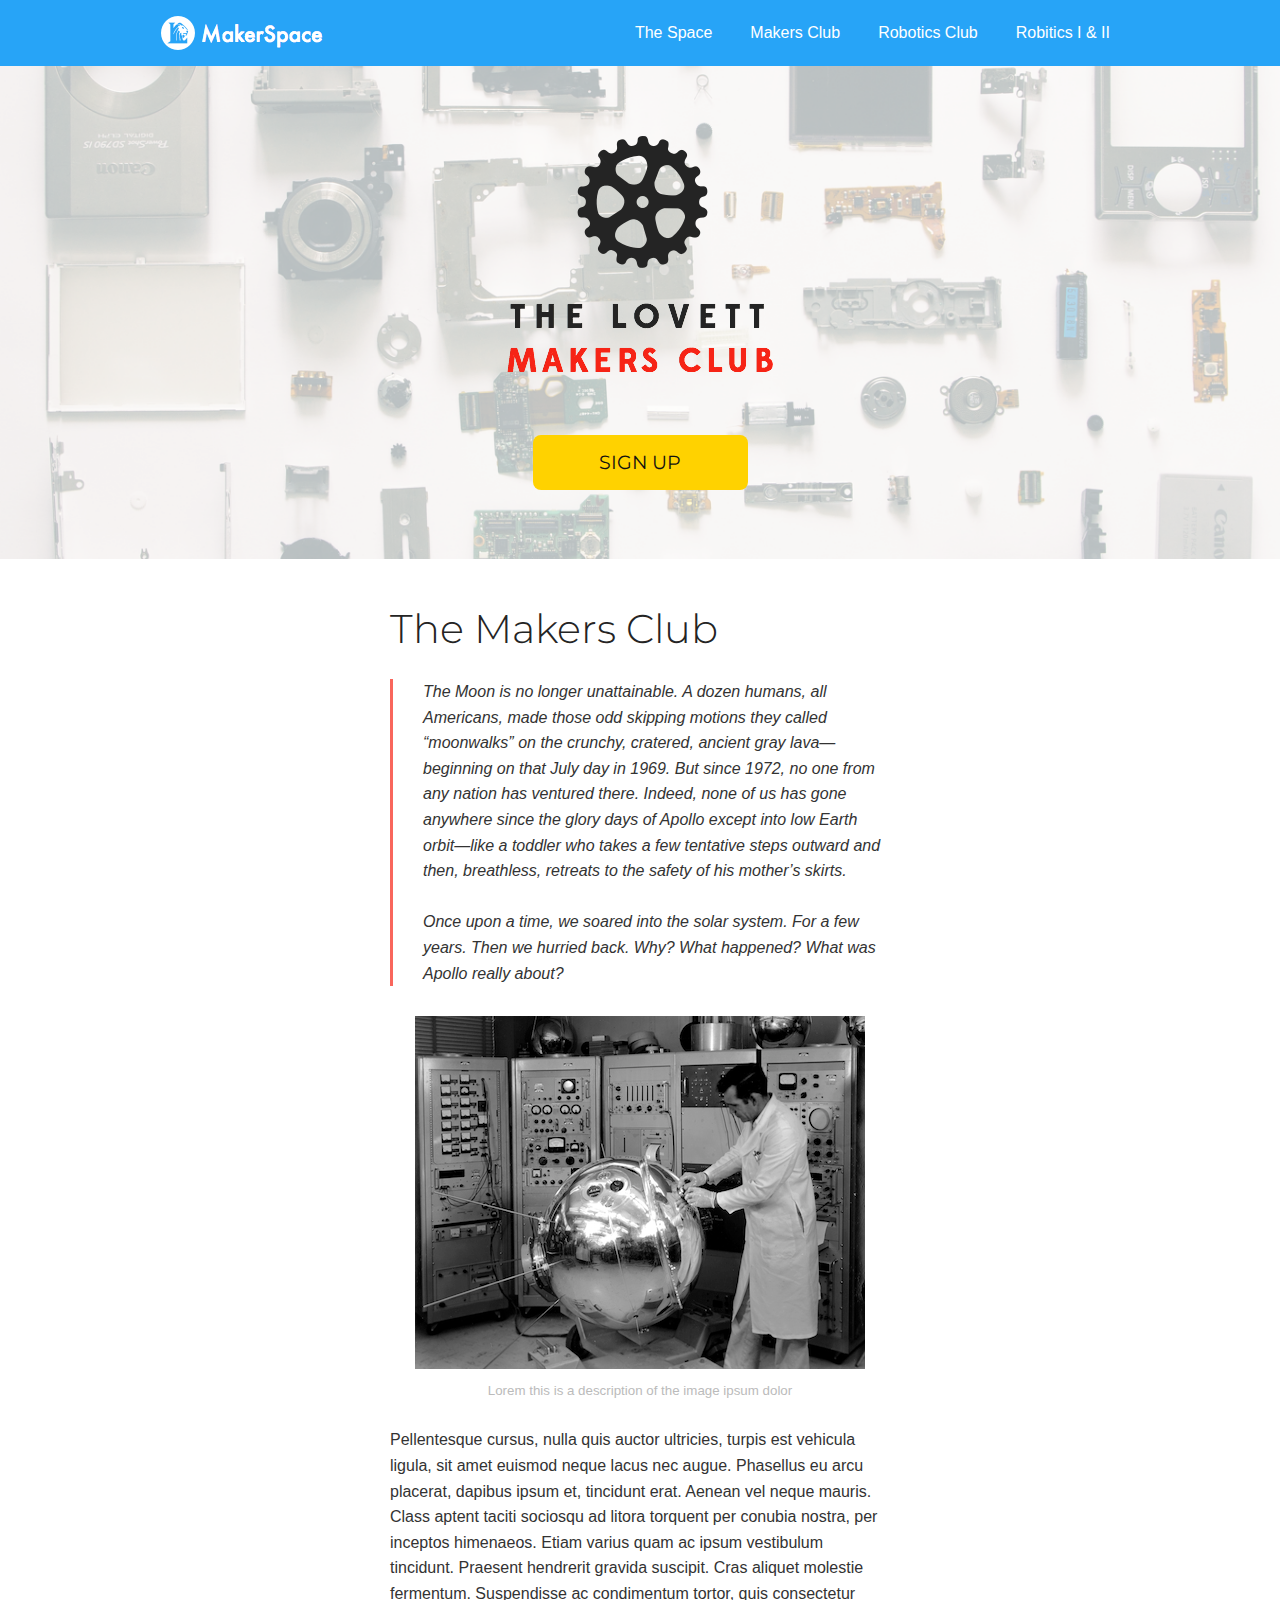
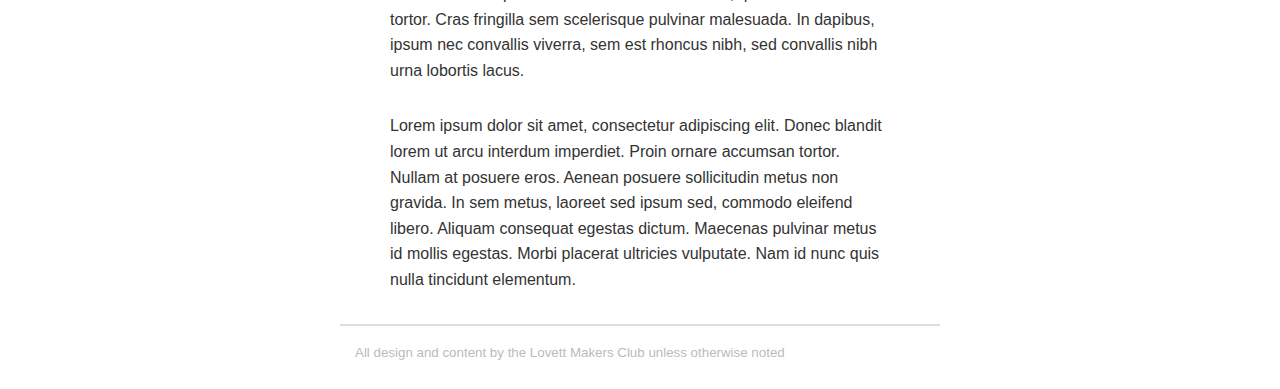
<file: makersclub/index.html>
<!DOCTYPE html>
<html lang="en">
<head>
	<meta charset="utf-8">
	<meta
	content="The Lovett School MakerSpace"
	name="description">
	<meta content=
	"width=device-width; initial-scale=1.0; maximum-scale=1.0; user-scalable=0"
	name="viewport">
	<title>Lovett MakerSpace - Makers Club</title>	
	<link href="../css/html5.css" rel="stylesheet" type="text/css">
	<link href="../css/main.css" rel="stylesheet" type="text/css">
	<link href="../css/largemenu.css" rel="stylesheet" type="text/css">
	<link href="makersclub.css" rel="stylesheet" type="text/css">
	<link 
	href='http://fonts.googleapis.com/css?family=Montserrat'
	rel='stylesheet' type='text/css'>
	<script type='text/javascript' src="http://code.jquery.com/jquery-1.11.0.min.js"></script>
	<script type='text/javascript' src='../js/largemenu.js'></script>
	<script type='text/javascript'>
	$(document).ready(function() {
		$('header').initMenu({
				'makerSpace': [
					{
						'groupTitle': 'Info',
						'linkArray': [
							{
								'title': 'About',
								'link': 'http://jmkl.co'
							}
						]
					},
					{
						'groupTitle': 'People',
						'linkArray': [
							{
								'title': 'Laura Deisley',
								'link': 'http://jmkl.co'
							},
							{
								'title': 'James Wingate',
								'link': 'http://jmkl.co'
							},
							{
								'title': 'Karl Hwang',
								'link': 'http://jmkl.co'
							},
							{
								'title': 'John Appleseed',
								'link': 'http://jmkl.co'
							}
						]
					}
				],
				'makersClub': [
					{
						'groupTitle': 'Pages',
						'linkArray': [
							{
								'title': 'About',
								'link': 'http://jmkl.co'
							},
							{
								'title': 'Sign Up',
								'link': 'http://jmkl.co'
							},
						]
					},
					{
						'groupTitle': 'Projects',
						'linkArray': [
							{
								'title': 'Quadcopter',
								'link': 'http://http://jmkl.co'
							},
							{
								'title': 'High-Powered Rocket',
								'link': 'http://jmkl.co'
							},
							{
								'title': 'High-Altitude Balloon',
								'link': 'http://jmkl.co'
							},
							{
								'title': 'Go-Kart',
								'link': 'http://jmkl.co'
							},
							{
								'title': 'Hydroelectric Turbine',
								'link': 'http://jmkl.co'
							},
							{
								'title': 'Drone Plane',
								'link': 'http://jmkl.co'
							}
						]
					}
				],
				'roboticsClub': [
					{
						'groupTitle': 'Pages',
						'linkArray': [
							{
								'title': 'Test',
								'link': 'http://jmkl.co'
							},
							{
								'title': 'Test',
								'link': 'http://jmkl.co'
							}
						]
					}
				]
			});
		$('#menuicon').click(function(){
			$('header').toggleClass('full');
		});
	});
	</script>
</head>
<body>
	<header>
		<div id="header-wrapper">
			<div id="menuicon"></div>
			<div id="logo"></div>
			<nav>
				<span ref="makerSpace">The Space</span>
				<span ref="makersClub">Makers Club</span>
				<span ref="roboticsClub">Robotics Club</span>
				<span ref="robotics">Robitics I & II</span>
			</nav>
		</div>
	</header>
	<!-- Start Makers Club shtuff -->
	<section id="main">
		<div id="makersLogo"></div>
		<br/>
		<button>Sign Up</button>
	</section>
	<section id="info">
		<div id="info-wrapper">
			<h1>The Makers Club</h1>
			<blockquote>The Moon is no longer unattainable. A dozen humans, all Americans, made those odd skipping motions they called “moonwalks” on the crunchy, cratered, ancient gray lava—beginning on that July day in 1969. But since 1972, no one from any nation has ventured there. Indeed, none of us has gone anywhere since the glory days of Apollo except into low Earth orbit—like a toddler who takes a few tentative steps outward and then, breathless, retreats to the safety of his mother’s skirts.<br/><br/>Once upon a time, we soared into the solar system. For a few years. Then we hurried back. Why? What happened? What was Apollo really about?</blockquote>
			<img src="../images/image.jpg" />
			<h3>Lorem this is a description of the image ipsum dolor</h3>
			<p>Pellentesque cursus, nulla quis auctor ultricies, turpis est vehicula ligula, sit amet euismod neque lacus nec augue. Phasellus eu arcu placerat, dapibus ipsum et, tincidunt erat. Aenean vel neque mauris. Class aptent taciti sociosqu ad litora torquent per conubia nostra, per inceptos himenaeos. Etiam varius quam ac ipsum vestibulum tincidunt. Praesent hendrerit gravida suscipit. Cras aliquet molestie fermentum. Suspendisse ac condimentum tortor, quis consectetur tortor. Cras fringilla sem scelerisque pulvinar malesuada. In dapibus, ipsum nec convallis viverra, sem est rhoncus nibh, sed convallis nibh urna lobortis lacus.</p>
			<p>Lorem ipsum dolor sit amet, consectetur adipiscing elit. Donec blandit lorem ut arcu interdum imperdiet. Proin ornare accumsan tortor. Nullam at posuere eros. Aenean posuere sollicitudin metus non gravida. In sem metus, laoreet sed ipsum sed, commodo eleifend libero. Aliquam consequat egestas dictum. Maecenas pulvinar metus id mollis egestas. Morbi placerat ultricies vulputate. Nam id nunc quis nulla tincidunt elementum.</p>
		</div>
	</section>
	<footer>
		All design and content by the Lovett Makers Club unless otherwise noted
	</footer>
	<script type='text/javascript' src='../js/
</body>
</html>
</file>
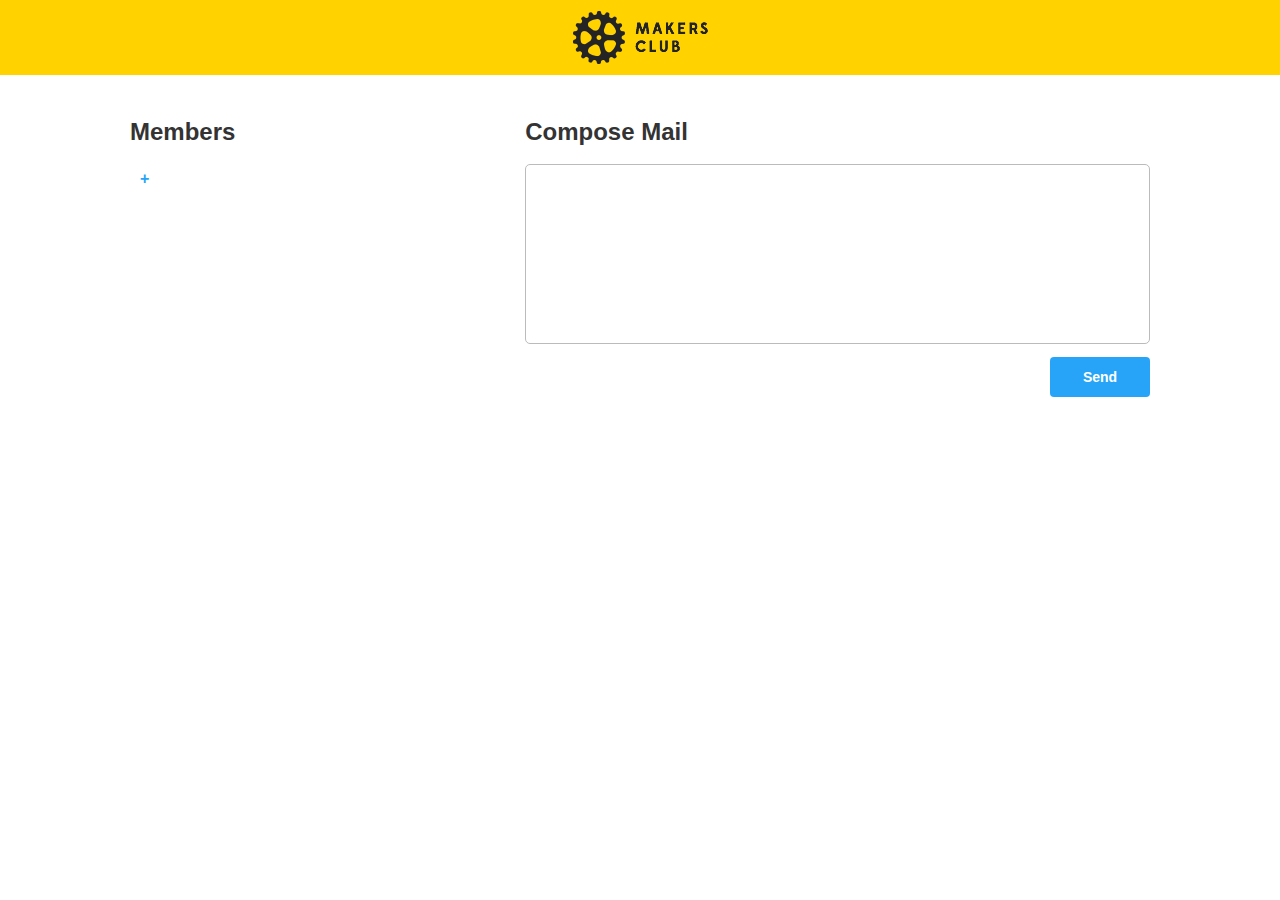
<file: makersclub/mail/index.html>
<!DOCTYPE html>
<html lang="en">
	<head>
		<meta charset="utf-8">
		<meta name="description" content="">
		<meta name="keywords" content="">
		<meta name="author" content="">
		<title>Mail</title>
		<link rel="stylesheet" type="text/css" href="css/html5.css">
		<link rel="stylesheet" type="text/css" href="css/main.css">
		<script type='text/javascript' src="http://code.jquery.com/jquery-1.11.0.min.js"></script>
		<script src="js/main.js" type="text/javascript"></script>
	</head>
	<body>
		<header>
			<div id="logo"></div>
		</header>
		<section id="container">
			<section id="members">
				<h1>Members</h1>
				<div id="people">
					<input class="person" value="John Appleseed">
					<div id="add">+</div>
				</div>
			</section>
			<section id="compose">
				<h1>Compose Mail</h1>
				<textarea></textarea>
				<button>Send</button>
			</section>
		</section>
	</body>
</html>
</file>
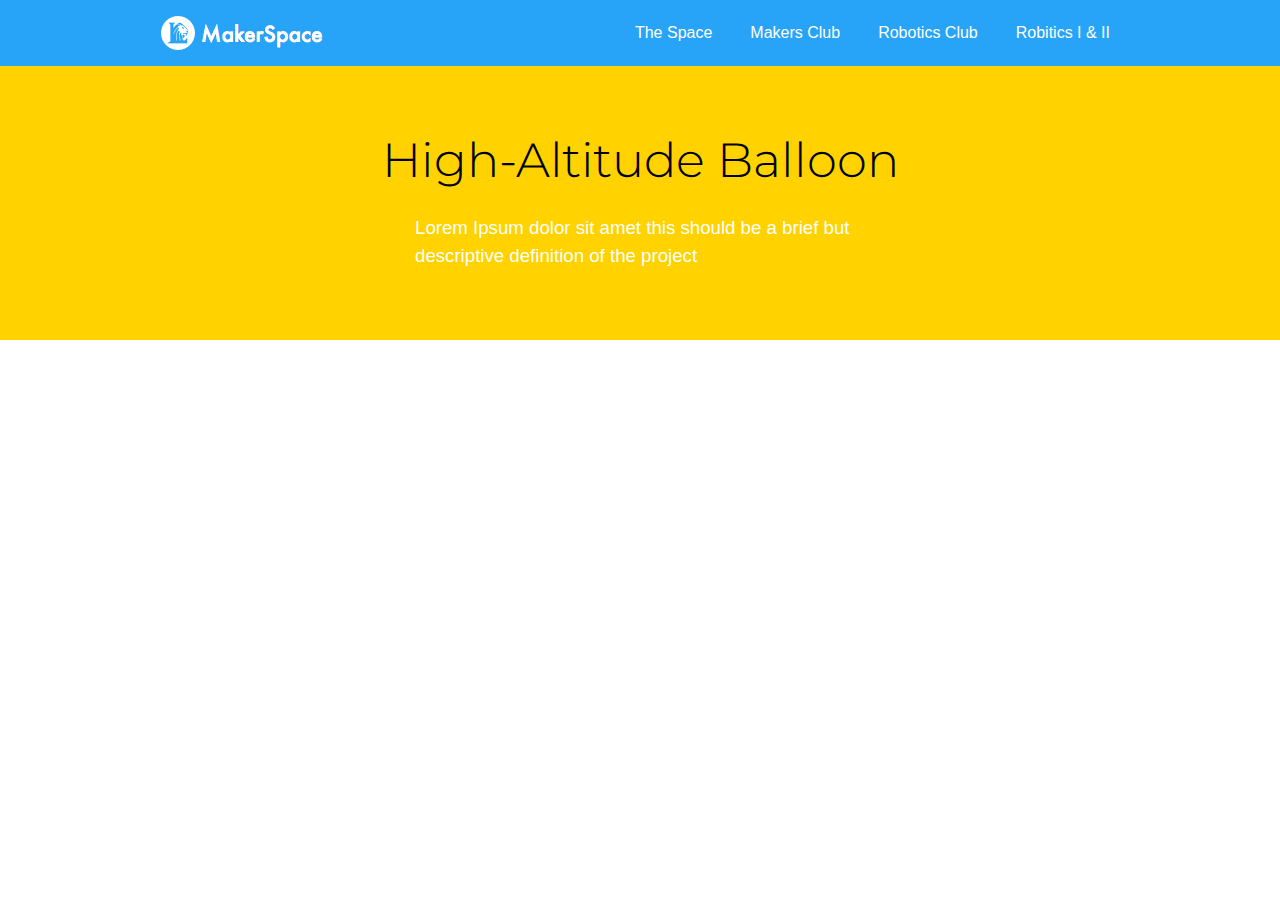
<file: makersclub/quadcopter/index.html>
<!DOCTYPE html>
<html lang="en">
<head>
	<meta charset="utf-8">
	<meta
	content="The Lovett School MakerSpace"
	name="description">
	<meta content=
	"width=device-width; initial-scale=1.0; maximum-scale=1.0; user-scalable=0"
	name="viewport">
	<title>Lovett MakerSpace - Makers Club</title>	
	<link href="../../css/html5.css" rel="stylesheet" type="text/css">
	<link href="../../css/main.css" rel="stylesheet" type="text/css">
	<link href="../../css/largemenu.css" rel="stylesheet" type="text/css">
	<link href="../makersclub.css" rel="stylesheet" type="text/css">
	<link 
	href='http://fonts.googleapis.com/css?family=Montserrat'
	rel='stylesheet' type='text/css'>
	<script type='text/javascript' src="http://code.jquery.com/jquery-1.11.0.min.js"></script>
	<script type='text/javascript' src='../../js/largemenu.js'></script>
	<script type='text/javascript'>
	$(document).ready(function() {
		$('header').initMenu({
				'makerSpace': [
					{
						'groupTitle': 'Info',
						'linkArray': [
							{
								'title': 'About',
								'link': 'http://jmkl.co'
							}
						]
					},
					{
						'groupTitle': 'People',
						'linkArray': [
							{
								'title': 'Laura Deisley',
								'link': 'http://jmkl.co'
							},
							{
								'title': 'James Wingate',
								'link': 'http://jmkl.co'
							},
							{
								'title': 'Karl Hwang',
								'link': 'http://jmkl.co'
							},
							{
								'title': 'John Appleseed',
								'link': 'http://jmkl.co'
							}
						]
					}
				],
				'makersClub': [
					{
						'groupTitle': 'Pages',
						'linkArray': [
							{
								'title': 'About',
								'link': 'http://jmkl.co'
							},
							{
								'title': 'Sign Up',
								'link': 'http://jmkl.co'
							},
						]
					},
					{
						'groupTitle': 'Projects',
						'linkArray': [
							{
								'title': 'Quadcopter',
								'link': 'http://http://jmkl.co'
							},
							{
								'title': 'High-Powered Rocket',
								'link': 'http://jmkl.co'
							},
							{
								'title': 'High-Altitude Balloon',
								'link': 'http://jmkl.co'
							},
							{
								'title': 'Go-Kart',
								'link': 'http://jmkl.co'
							},
							{
								'title': 'Hydroelectric Turbine',
								'link': 'http://jmkl.co'
							},
							{
								'title': 'Drone Plane',
								'link': 'http://jmkl.co'
							}
						]
					}
				],
				'roboticsClub': [
					{
						'groupTitle': 'Pages',
						'linkArray': [
							{
								'title': 'Test',
								'link': 'http://jmkl.co'
							},
							{
								'title': 'Test',
								'link': 'http://jmkl.co'
							}
						]
					}
				]
			});
		$('#menuicon').click(function(){
			$('header').toggleClass('full');
		});
	});
	</script>
</head>
<body>
	<header>
		<div id="header-wrapper">
			<div id="menuicon"></div>
			<div id="logo"></div>
			<nav>
				<span ref="makerSpace">The Space</span>
				<span ref="makersClub">Makers Club</span>
				<span ref="roboticsClub">Robotics Club</span>
				<span ref="robotics">Robitics I & II</span>
			</nav>
		</div>
	</header>
	<!-- Start Makers Club shtuff -->
	<section id="project-main">
		<h1>High-Altitude Balloon</h1>
		<br/>
		<h3>Lorem Ipsum dolor sit amet this should be a brief but descriptive definition of the project</h3>
	</section>
	<script type='text/javascript' src='../../js/retina.js'></script>
</body>
</html>
</file>
<file: css/main.css>
header {
	width: 100%;
	overflow: auto;
	background: #27A4F7;
}
#header-wrapper {
	width: 100%;
	height: 100%;
	max-width: 1000px;
	position: relative;
	margin: 0 auto;
}
#logo {
	width: 163px;
	height: 36px;
	margin: 15px 0;
	margin-left: 20px;
	background: url('../assets/logo.png');
	float: left;
}
#menuicon {
	width: 24px;
	height: 23px;
	position: absolute;
	left: 20px;
	top: 8px;
	background: url('../assets/menuicon.png');
	display: none;
	cursor: pointer;
}
nav {
	float: right;
	margin-top: 15px;
	margin-right: 20px;
}
nav span {
	font-family: Arial, "Helvetica Neue", Helvetica, sans-serif;
	color: #fff;
	cursor: pointer;
	display: inline-block;
	margin-right: 14px;
	padding: 10px;
	border-radius: 5px;
	font-size: 12pt;
	transition: .1s background ease-in-out;
	-webkit-transition: .1s background ease-in-out;
}
nav span:last-child {
	margin-right: 0;
}
nav span:hover {
	background: #1F93E1;
}
@media only screen and (max-width: 760px) {
	header {
		text-align: center;
	}
	#logo {
		position: relative;
		margin: 15px auto;
		float: none;
	}
	nav {
		float: none;
		display: inline-block;
		margin: 0 auto;
		margin-bottom: 10px;
	}
}
@media only screen and (max-width: 550px) {
	header {
		max-height: 64px;
		overflow: hidden;
		-webkit-transition: .3s max-height ease-in-out;
		transition: .3s max-height ease-in-out;
	}
	header.full {
		max-height: 260px;
	}
	#menuicon {
		display: block;
	}
	nav {
		top: 40px;
		line-height: 1.5;
		width: 100%;
		margin: 0;
		margin-bottom: 10px;
	}
	nav span {
		display: block;
		margin: 0;
		padding: 5px 0;
		border-radius: 0; 
		width: 100%;
	}
}
@media all and (-webkit-min-device-pixel-ratio: 2) {
	/* -[Retina Styles]- */
    #logo {background-image: url('../assets/logo@2x.png'); background-size: 163px 36px;}
    #menuicon {background-image: url('../assets/menuicon@2x.png'); background-size: 24px 23px;}
}
</file>
<file: css/largemenu.css>
.largeMenu {
	width: 100%;
	position: absolute;
	z-index: 8;
	transform: perspective(1000px) rotateX(-90deg);
	-moz-transform: perspective(1000px) rotateX(-90deg);
	-webkit-transform: perspective(1000px) rotateX(-90deg);
	transform-origin: top;
	-moz-transform-origin: top;
	-webkit-transform-origin: top;

	overflow: hidden;
	background: #34455F;
	transition: .3s all ease-in-out;
	-webkit-transition: .3s all ease-in-out;
}
.largeMenu.visible {
	transform: perspective(800px) rotateX(0deg);
	-moz-transform: perspective(800px) rotateX(0deg);
	-webkit-transform: perspective(800px) rotateX(0deg);
}
.largeMenuWrapper {
	margin: 0 auto;
	height: 100%;
	width: 100%;
	text-align: center;
}
.largeMenuGroup {
	box-sizing: border-box;
	-moz-box-sizing: border-box;
	-webkit-box-sizing: border-box;
	display: inline-block;
	vertical-align: top;
	text-align: left;
	margin-right: 40px;
	height: 100%;
	padding: 30px 15px;
}
.largeMenuWrapper  .largeMenuGroup:last-child {
	margin-right: 0;
}
.largeMenuWrapper h3 {
	font-family: 'Montserrat', sans-serif;
	font-weight: 400;
	font-size: 16pt;
	color: #fff;
	opacity: 0.9;
	margin-bottom: 20px;
}
.largeMenuWrapper span {
	display: inline-block;
	vertical-align: top;
	margin-right: 25px;
}
.largeMenuWrapper span:last-child {
	margin-right: 0;
}
.largeMenuWrapper a {
	font-family: Arial, "Helvetica Neue", Helvetica, sans-serif;
	font-size: 13pt;
	margin: 10px 0;
	text-decoration: none;
	display: block;
	color: #fff;
	opacity: 0.5;
	transition: .1s opacity ease-in-out;
	-webkit-transition: .1s opacity ease-in-out;
}
span a:last-child {
	margin-bottom: 0;
}
.largeMenuWrapper a:hover {
	opacity: 1;
}
@media only screen and (max-width: 760px) {
	.largeMenuWrapper {
		text-align: left;
	}
	.largeMenu.visible {
		max-height: 400px;
	}
}
@media only screen and (max-width: 550px) {
	.largeMenuWrapper span {
		display: block;
	}
	.largeMenu.visible {
		max-height: 600px;
	}
}
</file>
<file: makersclub/makersclub.css>
#main {
	background: url('../assets/makersbg.png') 50% 50% / cover;
	overflow: auto;
	text-align: center;
	width: 100%;
}
#project-main {
	text-align: center;
	width: 100%;
	background: #FFD200;
	overflow: auto;
	vertical-align: middle;
}
#main button {
	background: #FFD200;
	border: none;
	border-radius: 8px;
	color: #111;
  	cursor: pointer;
	display: inline-block;
	font-family: 'Montserrat', sans-serif;
	font-size: 14pt;
	height: 55px;
	position: relative;
	text-transform: uppercase;
	margin-bottom: 70px;
	width: 215px;
	z-index: 2;
	-webkit-transition: .1s background ease-in-out;
	transition: .1s background ease-in-out;
}
#main button:hover {
	background: #ffe155;
}
#makersLogo {
	background: url('../assets/makerslogo.png');
	display: inline-block;
	height: 236px;
	margin-bottom: 60px;
	margin-top: 70px;
	position: relative;
	width: 266px;
	z-index: 2;
}
#info {
	background: #fff;
	width: 100%;
	position: relative;
	bottom: 1px;
}
#info-wrapper,
footer {
	width: 100%;
	padding: 0 15px;
	-moz-box-sizing: border-box; 
	-webkit-box-sizing: border-box; 
	box-sizing: border-box;
	margin: 0 auto;
}
#info-wrapper {
	padding-top: 50px;
	text-align: center;
	max-width: 530px;
}
#info h1,
#info blockquote,
#info p,
#info h3 {
	text-align: left;
}
#info h1 {
	font-family: 'Montserrat', sans-serif;
	font-weight: 300;
	font-size: 30pt;
	margin-bottom: 30px;
	color: #242424;
}
#project-main h1 {
	font-family: 'Montserrat', sans-serif;
	font-weight: 300;
	font-size: 36pt;
	display: inline-block;
	margin-top: 70px;
	margin-bottom: 30px;
	color: #000;	
}
#project-main h3 {
	font-family: Arial, "Helvetica Neue", Helvetica, sans-serif;
	font-size: 14pt;
	font-weight: 300;
	line-height: 1.5;
	max-width: 450px;
	margin-bottom: 70px;
	display: inline-block;
	text-align: left;
	color: #fff;
}
#info blockquote,
#info p {
	font-family: Arial, "Helvetica Neue", Helvetica, sans-serif;
	font-size: 12pt;
	line-height: 1.6;
	margin-bottom: 30px;
	color: #333;
}
#info blockquote {
	font-style: italic;
	padding-left: 30px;
	border-left: 3px solid #F9665C;	
}
#info img {
	display: inline-block;
	margin-bottom: 10px;
}
#info h3 {
	font-family: Arial, "Helvetica Neue", Helvetica, sans-serif;
	font-size: 10pt;
	font-weight: 300;
	display: inline-block;
	color: #bbb;
	margin-bottom: 30px;
}
footer {
	max-width: 600px;
	padding-top: 20px;
	border-top: 2px solid #ddd;
	margin-bottom: 30px;
	font-family: Arial, "Helvetica Neue", Helvetica, sans-serif;
	font-size: 10pt;
	font-weight: 300;
	color: #bbb;
}
@media only screen and (max-width: 760px) {
	#makersMain button {
		margin-bottom: 50px;
		width: 180px;
		height: 50px;
		font-size: 12pt;
	}
	#makersLogo {
		background: url('../assets/makerslogo-small.png');
		width: 222px;
		height: 197px;
		margin-top: 50px;
		margin-bottom: 40px;
	}
	#info h1 {
		font-size: 24pt;
	}
}
@media only screen and (max-width: 550px) {
	#info img {
		width: 100%;
		padding-left: 0;
	}
}
@media all and (-webkit-min-device-pixel-ratio: 2) { 
	/* -[Retina Styles]- */
	#makersLogo { background-image: url('../assets/makerslogo@2x.png'); background-size: 266px 236px }
}
@media only screen and (max-width: 760px) and (-webkit-min-device-pixel-ratio: 2) {
	#makersLogo {
		background-image: url('../assets/makerslogo-small@2x.png'); background-size: 222px 197px;
	}	
}
</file>
<file: makersclub/mail/css/main.css>
* {
	box-sizing: border-box;
}

/* Header */

header {
	width: 100%;
	position: absolute;
	line-height: 60px;
	background: #FFD200;
	padding: 10px 10px;
}

#small-logo {
	height: 75px;
	width: 
}

header #logo {
	width: 136px;
	height: 55px;
	margin: 0 auto;
	background: url('../assets/logo.png');
}

#logo-small {
	background: #FFD200 url('../assets/logo-small.png') no-repeat center;
	height: 75px;
	width: 70px;
	position: fixed;
	top: 0;
	left: -70px;

	-webkit-transition: left .2s ease-in-out;
	-moz-transition: left .2s ease-in-out;
	-ms-transition: left .2s ease-in-out;
	-o-transition: left .2s ease-in-out;
	transition: left .2s ease-in-out;
}

#logo-small.visible {
	left: 0;
}

/* Container */

#container {
	width: 100%;
	max-width: 1100px;
	margin: 0 auto;
	padding: 30px;
	overflow: auto;
	padding-top: 110px;
}

#members h1,
#compose h1 {
	color: #333;
	font-family: 'Helvetica Neue', sans-serif;
	font-size: 1.5em;
	margin-bottom: 20px;
}

#compose h1 {
	float: left;
}

#compose button {
	position: relative;
	bottom: 10px;
}

section#members {
	width: 38%;
	float: left;
	padding: 10px;
	padding-right: 0;
}

section#compose {
	width: 62%;
	float: right;
	padding: 10px;
}

/* Members */

#people {
	width: 100%;
	position: relative;
}

#people .person {
	border: none;
	/* border-bottom: 1px dotted #D0D0D0; */
}

#people .person:hover {
	/* 
	background: #FAFAFA;
	*/
}

#people .person,
#people #add {
	color: #333;
	width: 100%;
	font-family: "Helvetica Neue", sans-serif;
	font-size: 1em;
	padding: 3px 0;
	margin-left: 10px;
	padding-right: 30px;
	line-height: 1.5;
}

#people #add {
	-webkit-transition: color .2s ease-in-out;
	-moz-transition: color .2s ease-in-out;
	-ms-transition: color .2s ease-in-out;
	-o-transition: color .2s ease-in-out;
	transition: color .2s ease-in-out;
	user-select: none;
	font-weight: 600;
	color: #27A4F7;
	width: 155px;
}

#people #add span {
	font-size: 1.4em;
	margin-right: 5px;
}

#people #add:hover {
	color: #3fb0fc;
	cursor: pointer;
}

#people #delete {
	position: absolute;
	right: 2px;
	width: 13px;
	height: 13px;
	background: url('../assets/delete.png');
	cursor: pointer;
	display: none;

	-webkit-transition: opacity .2s ease-in-out, top .1s ease-in-out;
	-moz-transition: opacity .2s ease-in-out, top .1s ease-in-out;
	-ms-transition: opacity .2s ease-in-out, top .1s ease-in-out;
	-o-transition: opacity .2s ease-in-out, top .1s ease-in-out;
	transition: opacity .2s ease-in-out, top .1s ease-in-out;
}

#people #delete.show {
	display: inline;
}

#people #delete:hover {
	opacity: 0.5;
}

/* Compose */

section#compose textarea {
	width: 100%;
	height: 180px;
	border-radius: 5px;
	border: 1px solid #bbb;
	padding: 10px;
	font-family: "Helvetica Neue", sans-serif;
	font-size: 0.9em;
	line-height: 1.3;
	color: #333;
	resize: none;
	margin-bottom: 20px;
}
textarea:focus{
	outline: none;
}
input:focus {
	outline: none;
}
button {
	cursor: pointer;
	background: #27A4F7;
	color: #fff;
	font-family: "Helvetica Neue", sans-serif;
	font-weight: 600;
	font-size: 14px;
	width: 100px;
	height: 40px;
	border-radius: 4px;
	margin-bottom: 10px;
	border: none;
	float: right;
   	-webkit-touch-callout: none;
    -webkit-user-select: none;
    -khtml-user-select: none;
    -moz-user-select: none;
    -ms-user-select: none;
    user-select: none;
	
	-webkit-transition: backround .2s ease-in-out;
	-moz-transition: backround .2s ease-in-out;
	-ms-transition: backround .2s ease-in-out;
	-o-transition: backround .2s ease-in-out;
	transition: background .2s ease-in-out;
}

button:hover {
	background: #3fb0fc;
}

@media only screen and (min--moz-device-pixel-ratio: 2),
	only screen and (-webkit-min-device-pixel-ratio: 2),
	only screen and (-moz-min-device-pixel-ratio: 2),
	only screen and (-o-min-device-pixel-ratio: 2/1),
	only screen and (min-device-pixel-ratio: 2) {
	
		/* Retina Styles */
		header #logo {
			background: url('../assets/logo@2x.png');
			background-size: 136px, 55px;
		}

		#people #delete {
			background: url('../assets/delete@2x.png');
			background-size: 13px 13px;
		}
		#logo-small {
			background: #FFD200 url('../assets/logo-small@2x.png') no-repeat center;
			background-size: 55px 55px;
		}
	}
@media (max-width: 550px) {
	header {
		padding: 10px;
	}
	header #logo {
		margin: 0 auto;
	}
	section#members {
		float: none;
		width: 100%;
		margin-left: auto;
		margin-right: auto;
		padding-right: 10px;
	}
	#members h1,
	#compose h1 {
		text-align: center;
	}
	section#compose {
		float: none;
		margin-left: 0;
		width: 100%;
		padding: 10px;
	}
}
</file>
<file: css/html5.css>
/* html5reset.css - 01/11/2011 */

html, body, div, span, object, iframe,
h1, h2, h3, h4, h5, h6, p, blockquote, pre,
abbr, address, cite, code,
del, dfn, em, img, ins, kbd, q, samp,
small, strong, sub, sup, var,
b, i,
dl, dt, dd, ol, ul, li,
fieldset, form, label, legend,
table, caption, tbody, tfoot, thead, tr, th, td,
article, aside, canvas, details, figcaption, figure, 
footer, header, hgroup, menu, nav, section, summary,
time, mark, audio, video {
    margin: 0;
    padding: 0;
    border: 0;
    outline: 0;
    font-size: 100%;
    vertical-align: baseline;
    background: transparent;
}

body {
    line-height: 1;
}

article,aside,details,figcaption,figure,
footer,header,hgroup,menu,nav,section { 
	display: block;
}

nav ul {
    list-style: none;
}

blockquote, q {
    quotes: none;
}

blockquote:before, blockquote:after,
q:before, q:after {
    content: '';
    content: none;
}

a {
    margin: 0;
    padding: 0;
    font-size: 100%;
    vertical-align: baseline;
    background: transparent;
}

/* change colours to suit your needs */
ins {
    background-color: #ff9;
    color: #000;
    text-decoration: none;
}

/* change colours to suit your needs */
mark {
    background-color: #ff9;
    color: #000; 
    font-style: italic;
    font-weight: bold;
}

del {
    text-decoration:  line-through;
}

abbr[title], dfn[title] {
    border-bottom: 1px dotted;
    cursor: help;
}

table {
    border-collapse: collapse;
    border-spacing: 0;
}

/* change border colour to suit your needs */
hr {
    display: block;
    height: 1px;
    border: 0;   
    border-top: 1px solid #cccccc;
    margin: 1em 0;
    padding: 0;
}

input, select {
    vertical-align: middle;
}
</file>
<file: makersclub/mail/css/html5.css>
/* html5reset.css - 01/11/2011 */

html, body, div, span, object, iframe,
h1, h2, h3, h4, h5, h6, p, blockquote, pre,
abbr, address, cite, code,
del, dfn, em, img, ins, kbd, q, samp,
small, strong, sub, sup, var,
b, i,
dl, dt, dd, ol, ul, li,
fieldset, form, label, legend,
table, caption, tbody, tfoot, thead, tr, th, td,
article, aside, canvas, details, figcaption, figure, 
footer, header, hgroup, menu, nav, section, summary,
time, mark, audio, video {
    margin: 0;
    padding: 0;
    border: 0;
    outline: 0;
    font-size: 100%;
    vertical-align: baseline;
    background: transparent;
}

body {
    line-height: 1;
}

article,aside,details,figcaption,figure,
footer,header,hgroup,menu,nav,section { 
	display: block;
}

nav ul {
    list-style: none;
}

blockquote, q {
    quotes: none;
}

blockquote:before, blockquote:after,
q:before, q:after {
    content: '';
    content: none;
}

a {
    margin: 0;
    padding: 0;
    font-size: 100%;
    vertical-align: baseline;
    background: transparent;
}

/* change colours to suit your needs */
ins {
    background-color: #ff9;
    color: #000;
    text-decoration: none;
}

/* change colours to suit your needs */
mark {
    background-color: #ff9;
    color: #000; 
    font-style: italic;
    font-weight: bold;
}

del {
    text-decoration:  line-through;
}

abbr[title], dfn[title] {
    border-bottom: 1px dotted;
    cursor: help;
}

table {
    border-collapse: collapse;
    border-spacing: 0;
}

/* change border colour to suit your needs */
hr {
    display: block;
    height: 1px;
    border: 0;   
    border-top: 1px solid #cccccc;
    margin: 1em 0;
    padding: 0;
}

input, select {
    vertical-align: middle;
}
</file>
